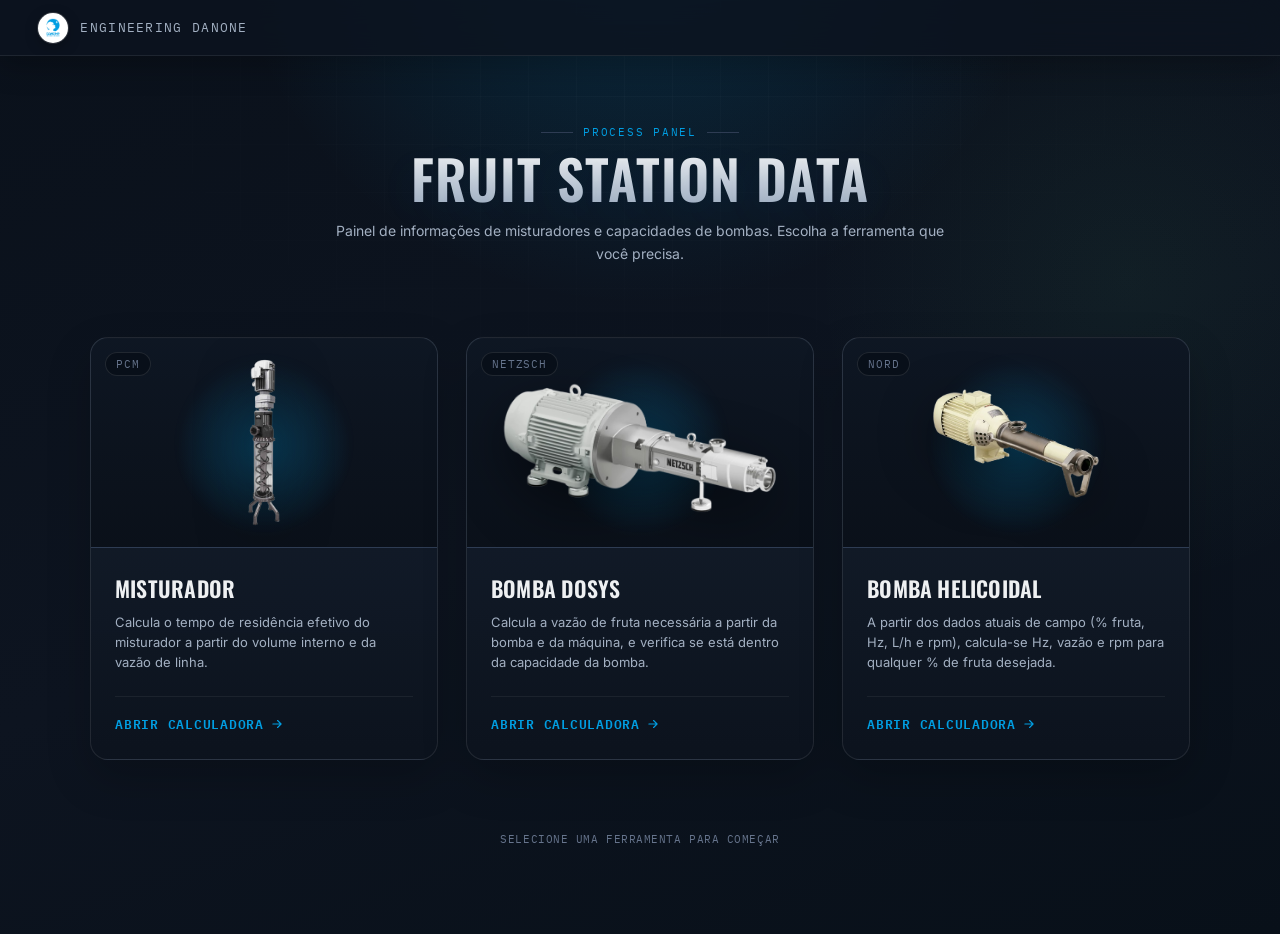
<file: index.html>
<!DOCTYPE html>
<html lang="pt-BR">
<head>
<meta charset="UTF-8">
<meta name="viewport" content="width=device-width, initial-scale=1.0">
<title>Process Panel</title>
<link rel="preconnect" href="https://fonts.googleapis.com">
<link href="https://fonts.googleapis.com/css2?family=Oswald:wght@400;500;600;700&family=IBM+Plex+Mono:wght@400;500;600&family=Inter:wght@400;500;600&display=swap" rel="stylesheet">
<link rel="stylesheet" href="home.css">
</head>
<body>
<header class="top-bar">
  <img src="img/danone-logo.png" alt="Danone" class="top-bar-logo">
  <span class="top-bar-text">Engineering Danone</span>
</header>

<div class="wrap">
  <p class="eyebrow">Process panel</p>
  <h1>Fruit Station Data</h1>
  <p class="subtitle">Painel de informações de misturadores e capacidades de bombas. Escolha a ferramenta que você precisa.</p>

  <div class="cards">
    <a class="card" href="misturador.html">
      <div class="card-media">
        <span class="card-tag">PCM</span>
        <img src="img/Misturador.png" alt="Misturador">
      </div>
      <div class="card-body">
        <h2>Misturador</h2>
        <p>Calcula o tempo de residência efetivo do misturador a partir do volume interno e da vazão de linha.</p>
        <span class="card-cta">Abrir calculadora
          <svg viewBox="0 0 24 24" fill="none" xmlns="http://www.w3.org/2000/svg"><path d="M5 12h14M13 6l6 6-6 6" stroke="currentColor" stroke-width="2" stroke-linecap="round" stroke-linejoin="round"/></svg>
        </span>
      </div>
    </a>

    <a class="card" href="dosys.html">
      <div class="card-media">
        <span class="card-tag">Netzsch</span>
        <img src="img/BombaDosys.png" alt="Bomba helicoidal de dosagem">
      </div>
      <div class="card-body">
        <h2>Bomba Dosys</h2>
        <p>Calcula a vazão de fruta necessária a partir da bomba e da máquina, e verifica se está dentro da capacidade da bomba.</p>
        <span class="card-cta">Abrir calculadora
          <svg viewBox="0 0 24 24" fill="none" xmlns="http://www.w3.org/2000/svg"><path d="M5 12h14M13 6l6 6-6 6" stroke="currentColor" stroke-width="2" stroke-linecap="round" stroke-linejoin="round"/></svg>
        </span>
      </div>
    </a>

    <a class="card" href="helicoidal.html">
      <div class="card-media">
        <span class="card-tag">Nord</span>
        <img src="img/helicoidal.png" alt="Bomba helicoidal">
      </div>
      <div class="card-body">
        <h2>Bomba Helicoidal</h2>
        <p>A partir dos dados atuais de campo (% fruta, Hz, L/h e rpm), calcula-se Hz, vazão e rpm para qualquer % de fruta desejada.</p>
        <span class="card-cta">Abrir calculadora
          <svg viewBox="0 0 24 24" fill="none" xmlns="http://www.w3.org/2000/svg"><path d="M5 12h14M13 6l6 6-6 6" stroke="currentColor" stroke-width="2" stroke-linecap="round" stroke-linejoin="round"/></svg>
        </span>
      </div>
    </a>
  </div>

  <p class="footer-note">SELECIONE UMA FERRAMENTA PARA COMEÇAR</p>
</div>
</body>
</html>
</file>
<file: home.css>
:root {
    --steel-950: #0d1420;
    --steel-900: #141d2b;
    --steel-800: #1b2636;
    --steel-700: #263248;
    --steel-line: #2e3c53;
    --blue: #009ee2;
    --blue-dim: #06627f;
    --green: #5fd98a;
    --text-hi: #eef0f2;
    --text-mid: #a3b0c2;
    --text-low: #66748c;
    --font-display: 'Oswald', sans-serif;
    --font-body: 'Inter', sans-serif;
    --font-mono: 'IBM Plex Mono', monospace;
}

* {
    box-sizing: border-box;
}

body {
    margin: 0;
    background: radial-gradient(ellipse 1200px 600px at 50% -10%, #1a2536 0%, var(--steel-950) 60%);
    color: var(--text-hi);
    font-family: var(--font-body);
    min-height: 100vh;
    -webkit-font-smoothing: antialiased;
    display: flex;
    flex-direction: column;
    align-items: center;
    padding: clamp(32px,4vw,64px) clamp(16px,3vw,40px) clamp(64px,6vw,90px);
    padding-top: calc(clamp(32px,4vw,64px) + 56px);
    position: relative;
    overflow-x: hidden;
}

body::before {
    content: "";
    position: fixed;
    inset: 0;
    background-image: linear-gradient(rgba(255,255,255,0.025) 1px, transparent 1px), linear-gradient(90deg, rgba(255,255,255,0.025) 1px, transparent 1px);
    background-size: 44px 44px;
    mask-image: radial-gradient(ellipse 900px 500px at 50% 10%, black 0%, transparent 75%);
    pointer-events: none;
    z-index: 0;
}

.top-bar {
    position: fixed;
    top: 0;
    left: 0;
    right: 0;
    height: 56px;
    display: flex;
    align-items: center;
    gap: 12px;
    padding: 0 clamp(16px,3vw,40px);
    background: linear-gradient(180deg, var(--steel-900), var(--steel-950));
    border-bottom: 1px solid var(--steel-line);
    box-shadow: 0 4px 14px rgba(0,0,0,0.35);
    z-index: 100;
}

.top-bar-logo {
    width: 30px;
    height: 30px;
    object-fit: contain;
    border-radius: 50%;
    background: #fff;
    padding: 2px;
    flex-shrink: 0;
}

.top-bar-text {
    font-family: var(--font-mono);
    font-size: 13px;
    letter-spacing: 0.1em;
    text-transform: uppercase;
    color: var(--text-mid);
    white-space: nowrap;
}

.wrap {
    width: 100%;
    max-width: 960px;
    margin: 0 auto;
    text-align: center;
    position: relative;
    z-index: 1;
}

.eyebrow {
    font-family: var(--font-mono);
    font-size: clamp(11px,0.85vw,13px);
    letter-spacing: 0.16em;
    text-transform: uppercase;
    color: var(--blue);
    margin: 0 0 12px;
    display: flex;
    align-items: center;
    justify-content: center;
    gap: 10px;
}

.eyebrow::before, .eyebrow::after {
    content: "";
    height: 1px;
    width: 32px;
    background: var(--steel-line);
}

h1 {
    font-family: var(--font-display);
    font-weight: 600;
    text-transform: uppercase;
    font-size: clamp(34px,4.6vw,54px);
    letter-spacing: 0.02em;
    margin: 0 0 14px;
    background: linear-gradient(180deg, var(--text-hi), var(--text-mid));
    -webkit-background-clip: text;
    background-clip: text;
    color: transparent;
}

.subtitle {
    font-family: var(--font-body);
    color: var(--text-mid);
    font-size: clamp(14px,1vw,17px);
    max-width: 480px;
    margin: 0 auto clamp(48px,6vw,72px);
    line-height: 1.6;
}

.cards {
    display: grid;
    grid-template-columns: repeat(3, 1fr);
    gap: clamp(18px,2vw,28px);
    width: 100%;
}

@media (max-width: 920px) {
    .cards {
        grid-template-columns: 1fr 1fr;
    }

}

@media (max-width: 560px) {
    .cards {
        grid-template-columns: 1fr;
    }

}

.card.pending {
    border-style: dashed;
    opacity: 0.92;
}

.card.pending:hover {
    border-color: var(--steel-line);
    transform: none;
    box-shadow: none;
    opacity: 1;
}

.card-tag.pending-tag {
    color: var(--text-low);
    border-color: var(--steel-line);
}

.card {
    display: flex;
    flex-direction: column;
    text-decoration: none;
    color: inherit;
    background: linear-gradient(180deg, var(--steel-900), var(--steel-950));
    border: 1px solid var(--steel-line);
    border-radius: 12px;
    overflow: hidden;
    text-align: left;
    transition: transform .18s ease, border-color .18s ease, box-shadow .18s ease;
    position: relative;
}

.card:hover {
    transform: translateY(-6px);
    border-color: var(--blue);
    box-shadow: 0 16px 40px rgba(0,158,226,0.18);
}

.card-media {
    position: relative;
    height: 190px;
    display: flex;
    align-items: center;
    justify-content: center;
    background: radial-gradient(ellipse 260px 160px at 50% 55%, rgba(0,158,226,0.16), transparent 70%), var(--steel-950);
    border-bottom: 1px solid var(--steel-line);
    overflow: hidden;
}

.card-media::before {
    content: "";
    position: absolute;
    width: 180px;
    height: 180px;
    border-radius: 50%;
    background: radial-gradient(circle, rgba(0,158,226,0.14), transparent 70%);
    filter: blur(4px);
}

.card-media img {
    position: relative;
    max-width: 88%;
    max-height: 150px;
    width: auto;
    height: auto;
    object-fit: contain;
    filter: drop-shadow(0 12px 20px rgba(0,0,0,.28));
    transition: transform .2s ease, filter .2s ease;
    max-height: 82%;
    object-fit: contain;
    filter: drop-shadow(0 10px 18px rgba(0,0,0,0.5));
    transition: transform .25s ease;
}

.card:hover .card-media img {
    transform: scale(1.06);
    filter: drop-shadow(0 16px 26px rgba(0,158,226,.20));
}

.card-media svg {
    position: relative;
    width: 74px;
    height: 74px;
}

.card-tag {
    position: absolute;
    top: 12px;
    left: 12px;
    font-family: var(--font-mono);
    font-size: 10.5px;
    letter-spacing: 0.08em;
    text-transform: uppercase;
    color: var(--text-low);
    background: rgba(13,20,32,0.7);
    border: 1px solid var(--steel-line);
    padding: 4px 10px;
    border-radius: 100px;
    z-index: 2;
}

.card-body {
    padding: clamp(20px,2.2vw,28px) clamp(20px,2.2vw,26px) clamp(22px,2.4vw,28px);
    display: flex;
    flex-direction: column;
    flex: 1;
}

.card h2 {
    font-family: var(--font-display);
    font-weight: 600;
    text-transform: uppercase;
    font-size: clamp(18px,1.6vw,22px);
    margin: 0 0 8px;
    letter-spacing: 0.01em;
}

.card p {
    font-family: var(--font-body);
    color: var(--text-mid);
    font-size: clamp(13px,0.95vw,15px);
    line-height: 1.55;
    margin: 0 0 20px;
    flex: 1;
}

.card-cta {
    display: inline-flex;
    align-items: center;
    gap: 6px;
    font-family: var(--font-mono);
    font-size: 12.5px;
    letter-spacing: 0.06em;
    text-transform: uppercase;
    color: var(--blue);
    font-weight: 600;
}

.card-cta svg {
    width: 14px;
    height: 14px;
    transition: transform .18s ease;
}

.card:hover .card-cta svg {
    transform: translateX(4px);
}

.footer-note {
    margin-top: clamp(48px,6vw,72px);
    font-family: var(--font-mono);
    font-size: 11px;
    color: var(--text-low);
    letter-spacing: 0.05em;
    text-align: center;
    position: relative;
    z-index: 1;
}

/* ==========================================================================
   Visual polish
   ========================================================================== */

html {
    color-scheme: dark;
    scroll-behavior: smooth;
}

body {
    background: radial-gradient(circle at 50% -12%, rgba(0, 158, 226, 0.20), transparent 34%), radial-gradient(circle at 88% 30%, rgba(95, 217, 138, 0.055), transparent 24%), linear-gradient(160deg, #0a111b 0%, var(--steel-950) 52%, #081019 100%);
}

body::before {
    background-image: linear-gradient(rgba(255, 255, 255, 0.018) 1px, transparent 1px), linear-gradient(90deg, rgba(255, 255, 255, 0.018) 1px, transparent 1px);
    background-size: 48px 48px;
}

.top-bar {
    background: rgba(13, 20, 32, 0.84);
    border-bottom-color: rgba(255, 255, 255, 0.08);
    box-shadow: 0 10px 30px rgba(0, 0, 0, 0.24);
    backdrop-filter: blur(16px);
    -webkit-backdrop-filter: blur(16px);
}

.top-bar-logo {
    box-shadow: 0 0 0 1px rgba(255, 255, 255, 0.15), 0 4px 14px rgba(0, 0, 0, 0.28);
}

.wrap {
    max-width: 1100px;
}

.eyebrow {
    margin-top: 18px;
}

h1 {
    line-height: 1.02;
    text-wrap: balance;
    text-shadow: 0 10px 40px rgba(0, 158, 226, 0.08);
}

.subtitle {
    max-width: 620px;
}

.cards {
    gap: clamp(18px, 2.2vw, 30px);
}

.card {
    border-color: rgba(255, 255, 255, 0.09);
    border-radius: 18px;
    background: linear-gradient(180deg, rgba(23, 34, 49, 0.96), rgba(12, 19, 30, 0.98));
    box-shadow: 0 18px 45px rgba(0, 0, 0, 0.20), inset 0 1px 0 rgba(255, 255, 255, 0.035);
    isolation: isolate;
}

.card::after {
    content: "";
    position: absolute;
    inset: 0;
    z-index: -1;
    border-radius: inherit;
    opacity: 0;
    background: linear-gradient(145deg, rgba(0, 158, 226, 0.08), transparent 42%);
    transition: opacity 0.22s ease;
}

.card:hover {
    transform: translateY(-8px);
    border-color: rgba(0, 158, 226, 0.64);
    box-shadow: 0 26px 70px rgba(0, 0, 0, 0.34), 0 12px 34px rgba(0, 158, 226, 0.10);
}

.card:hover::after {
    opacity: 1;
}

.card-media {
    height: 210px;
    background: radial-gradient(circle at 50% 54%, rgba(0, 158, 226, 0.18), transparent 42%), linear-gradient(180deg, rgba(12, 20, 32, 0.80), rgba(10, 16, 25, 0.96));
}

.card-media img {
    max-width: 84%;
    max-height: 84%;
    filter: drop-shadow(0 18px 28px rgba(0, 0, 0, 0.46));
}

.card-tag {
    top: 14px;
    left: 14px;
    border-color: rgba(255, 255, 255, 0.10);
    background: rgba(8, 14, 23, 0.74);
    backdrop-filter: blur(10px);
}

.card-body {
    padding: 24px;
}

.card h2 {
    font-size: clamp(20px, 1.7vw, 24px);
}

.card-cta {
    margin-top: 4px;
    padding-top: 16px;
    border-top: 1px solid rgba(255, 255, 255, 0.06);
}

@media (max-width: 920px) {
    .wrap {
        max-width: 760px;
    }

}

@media (max-width: 560px) {
    body {
        padding-left: 14px;
        padding-right: 14px;
    }

    .subtitle {
        margin-bottom: 36px;
    }

    .card-media {
        height: 190px;
    }

}
</file>
